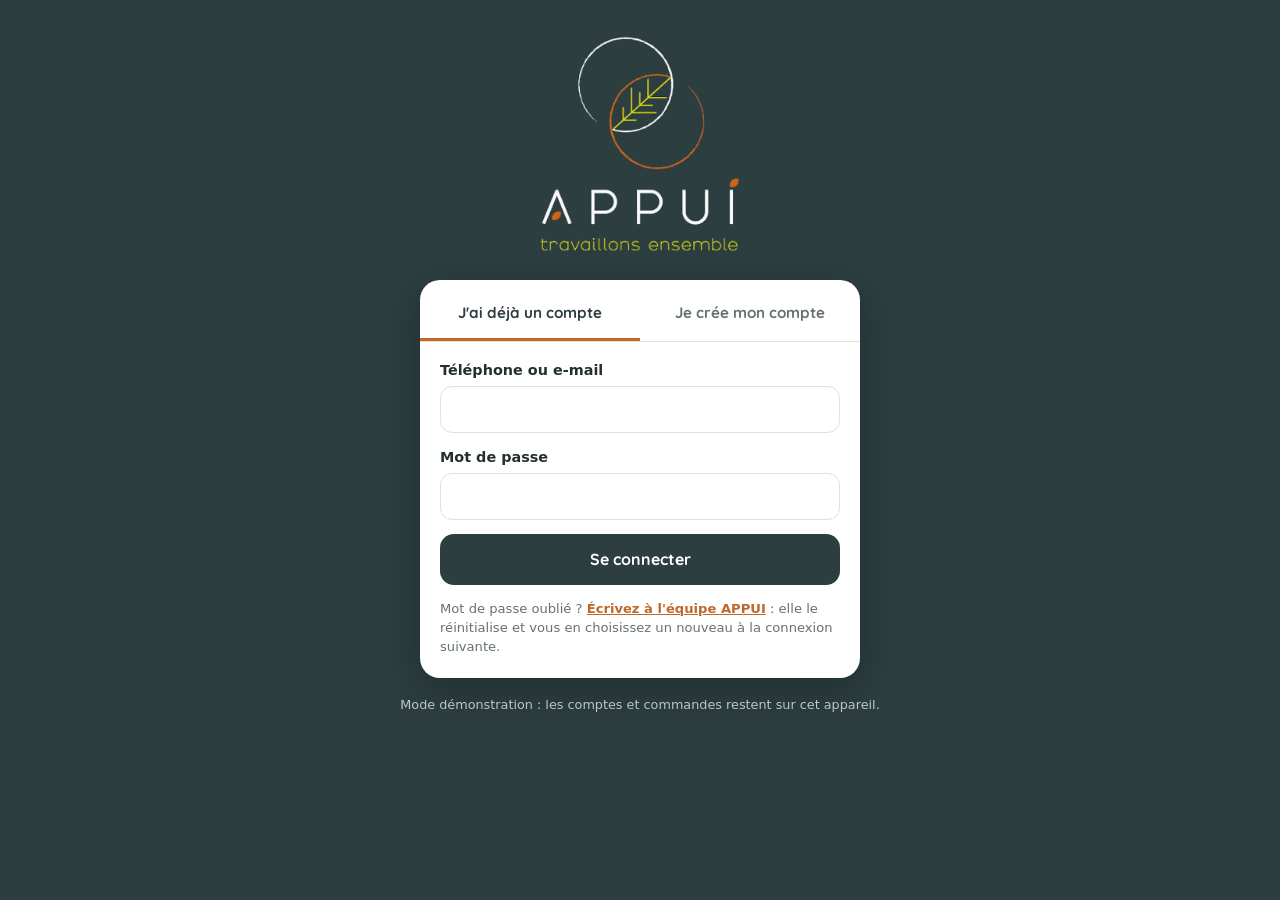
<file: index.html>
<!doctype html>
<html lang="fr">
<head>
  <meta charset="utf-8">
  <meta name="viewport" content="width=device-width, initial-scale=1, viewport-fit=cover">
  <title>APPUI – Catalogue</title>
  <meta name="description" content="Légumes et plants de fleurs du chantier d'insertion APPUI">
  <meta name="theme-color" content="#2c3e40">
  <link rel="manifest" href="manifest.webmanifest">
  <link rel="icon" href="icons/icon-192.png" type="image/png">
  <link rel="apple-touch-icon" href="icons/apple-touch-icon.png">
  <meta name="apple-mobile-web-app-capable" content="yes">
  <meta name="apple-mobile-web-app-status-bar-style" content="black-translucent">
  <meta name="apple-mobile-web-app-title" content="APPUI">
  <link rel="preconnect" href="https://fonts.googleapis.com">
  <link rel="preconnect" href="https://fonts.gstatic.com" crossorigin>
  <link href="https://fonts.googleapis.com/css2?family=Quicksand:wght@500;600;700&display=swap" rel="stylesheet">
  <link rel="stylesheet" href="css/style.css">
</head>
<body>

  <!-- ===== Écran d'identification ===== -->
  <section class="ecran-connexion" id="ecranConnexion" hidden>
    <img class="ecran-connexion__logo" src="icons/logo-appui.png" alt="APPUI – travaillons ensemble">
    <div class="carte-connexion">
      <div class="onglets" role="tablist">
        <button role="tab" class="onglet actif" data-onglet="connexion">J'ai déjà un compte</button>
        <button role="tab" class="onglet" data-onglet="inscription">Je crée mon compte</button>
      </div>

      <form id="formConnexion" class="formulaire">
        <label>Téléphone ou e-mail<input name="identifiant" required autocomplete="username"></label>
        <label>Mot de passe<input name="motDePasse" type="password" required autocomplete="current-password"></label>
        <button type="submit" class="btn-principal">Se connecter</button>
        <p class="aide">Mot de passe oublié ? <a class="lien-equipe" data-sujet="Mot de passe oublié">Écrivez à l'équipe APPUI</a> : elle le réinitialise et vous en choisissez un nouveau à la connexion suivante.</p>
      </form>

      <form id="formInscription" class="formulaire" hidden>
        <div class="deux-colonnes">
          <label>Prénom<input name="prenom" required autocomplete="given-name"></label>
          <label>Nom<input name="nom" required autocomplete="family-name"></label>
        </div>
        <label>Téléphone<input name="telephone" type="tel" required autocomplete="tel"></label>
        <label>E-mail <small>(pour recevoir le récapitulatif)</small><input name="email" type="email" autocomplete="email"></label>
        <label>Commune<input name="commune" autocomplete="address-level2"></label>
        <label>Mot de passe <small>(6 caractères minimum)</small><input name="motDePasse" type="password" required minlength="6" autocomplete="new-password"></label>
        <label class="case"><input type="checkbox" required> J'accepte qu'APPUI conserve ces informations pour traiter mes commandes.</label>
        <button type="submit" class="btn-principal">Créer mon compte</button>
      </form>
      <p class="message-erreur" id="erreurConnexion" hidden></p>
    </div>
    <p class="mode-demo" id="modeDemo" hidden>Mode démonstration : les comptes et commandes restent sur cet appareil.</p>
  </section>

  <!-- ===== Application ===== -->
  <div id="appli" hidden>
    <header class="entete">
      <div class="entete__ligne">
        <button class="btn-rond" id="btnRetour" hidden aria-label="Retour">←</button>
        <img class="entete__symbole" id="symbole" src="icons/symbole-appui.png" alt="">
        <div class="entete__titres">
          <h1 id="titre">APPUI</h1>
          <p id="sousTitre">travaillons ensemble</p>
        </div>
        <button class="btn-rond" id="btnCompte" aria-label="Mon compte">👤</button>
        <button class="btn-rond btn-panier" id="btnPanier" aria-label="Mon panier">🧺<span id="compteurPanier" hidden>0</span></button>
      </div>
      <div class="outils" id="outils" hidden>
        <input type="search" id="recherche" placeholder="Rechercher…" autocomplete="off">
      </div>
    </header>

    <main id="contenu"></main>

    <footer class="pied">
      <p id="infosRetrait"></p>
      <p id="contactPied"></p>
      <p><a class="lien-equipe" data-sujet="Question sur le catalogue">✉️ Une question ? Écrire à l'équipe</a></p>
      <p class="maj" id="dateMaj"></p>
    </footer>
  </div>

  <div class="bandeau-install" id="bandeauInstall" hidden>
    <span>📲 Installer l'appli APPUI sur votre téléphone</span>
    <button id="btnInstaller">Installer</button>
    <button class="fermer" id="btnFermerInstall" aria-label="Fermer">✕</button>
  </div>

  <!-- Panier -->
  <dialog id="dlgPanier">
    <div class="fenetre">
      <h2>Mon panier</h2>
      <div id="listePanier"></div>
      <label>Message pour l'équipe <small>(date de retrait souhaitée, question…)</small><textarea id="messagePanier" rows="3"></textarea></label>
      <p class="message-erreur" id="erreurPanier" hidden></p>
      <div class="actions">
        <button class="btn-principal" id="btnCommander">Envoyer ma commande</button>
        <button class="btn-secondaire" data-fermer>Continuer mes achats</button>
      </div>
    </div>
  </dialog>

  <!-- Confirmation -->
  <dialog id="dlgConfirmation">
    <div class="fenetre fenetre--centre">
      <div class="grand-icone">🌱</div>
      <h2>Merci pour votre commande !</h2>
      <p>Numéro : <b id="numeroCommande"></b></p>
      <p class="aide">L'équipe APPUI la prépare et vous recontacte pour le retrait. Le total est indicatif : le prix définitif est confirmé au retrait.</p>
      <div class="actions"><button class="btn-principal" data-fermer>Retour au catalogue</button></div>
    </div>
  </dialog>

  <!-- Compte -->
  <dialog id="dlgCompte">
    <div class="fenetre">
      <h2>Mon compte</h2>
      <div id="infosCompte"></div>
      <div class="actions">
        <button class="btn-secondaire" id="btnDeconnexion">Se déconnecter</button>
        <button class="btn-principal" data-fermer>Fermer</button>
      </div>
    </div>
  </dialog>

  <!-- Fiche détaillée d'une plante -->
  <dialog id="dlgFiche" class="dlg-fiche">
    <div id="ficheDetail"></div>
  </dialog>

  <!-- Choix de la quantité avant l'ajout au panier -->
  <dialog id="dlgQuantite" class="dlg-quantite">
    <div class="fenetre" id="choixQuantite"></div>
  </dialog>

  <!-- Confirmation d'ajout au panier -->
  <div class="toast" id="toast" role="status" aria-live="polite" hidden></div>

  <script src="js/config.js"></script>
  <script src="js/app.js"></script>
</body>
</html>
</file>
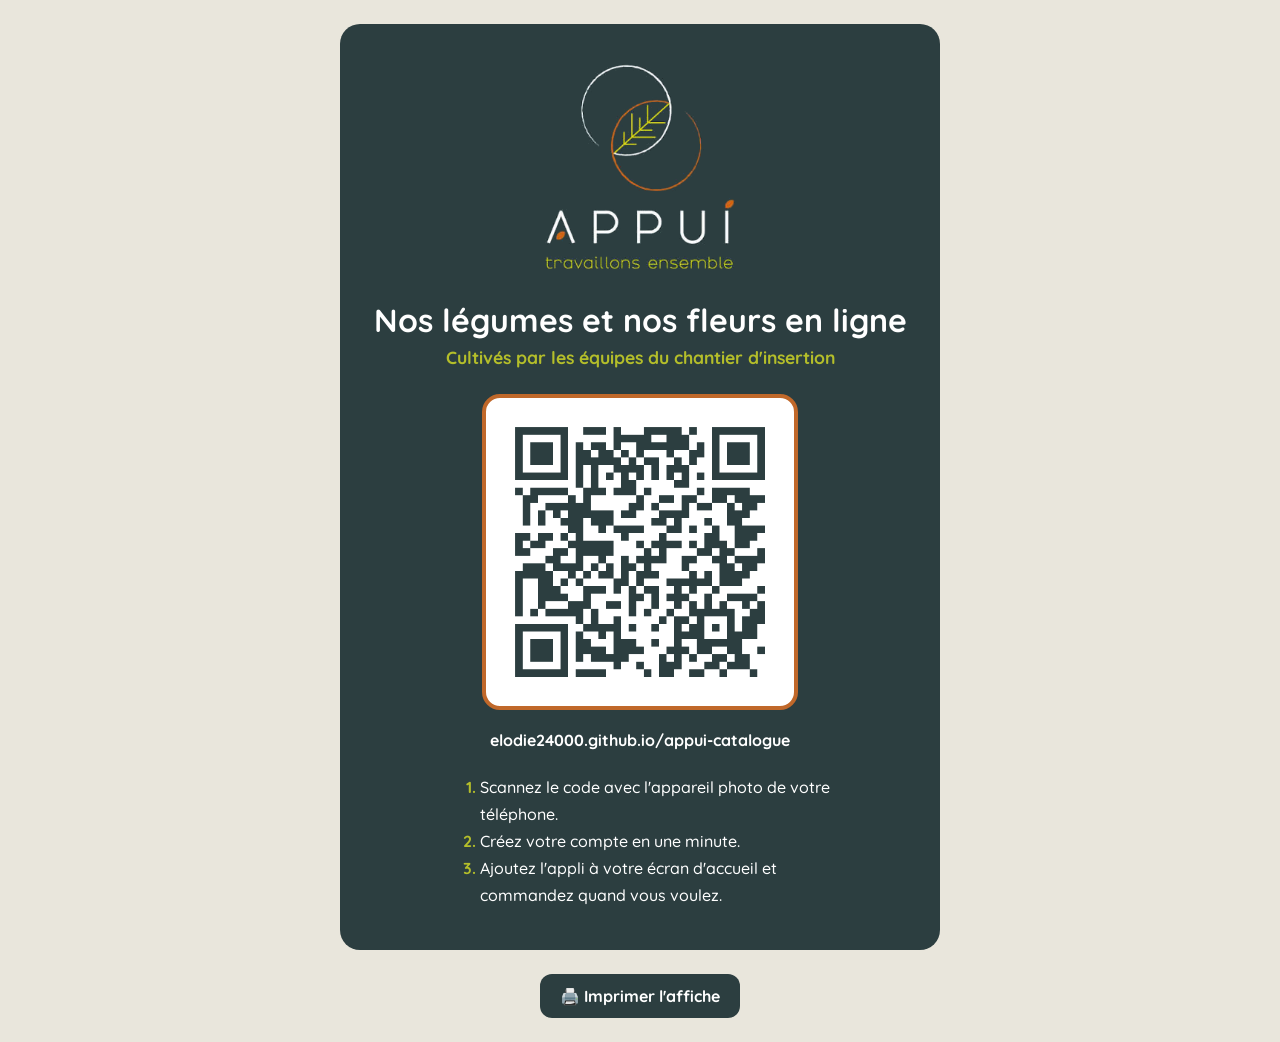
<file: affiche-qr.html>
<!doctype html>
<html lang="fr">
<head>
  <meta charset="utf-8">
  <meta name="viewport" content="width=device-width, initial-scale=1">
  <title>Affiche QR APPUI</title>
  <link href="https://fonts.googleapis.com/css2?family=Quicksand:wght@500;700&display=swap" rel="stylesheet">
  <style>
    :root { --ardoise: #2c3e40; --orange: #c0682a; --anis: #b4be2a; }
    * { box-sizing: border-box; }
    body { margin: 0; font-family: "Quicksand", system-ui, sans-serif; background: #e9e6dc; color: #fff;
      -webkit-print-color-adjust: exact; print-color-adjust: exact; }
    .affiche { max-width: 600px; margin: 24px auto; padding: 40px 28px; background: var(--ardoise);
      text-align: center; border-radius: 20px; }
    .logo { width: 190px; max-width: 55%; }
    h1 { margin: 26px 0 6px; font-size: 2rem; }
    .sous { margin: 0 0 26px; color: var(--anis); font-weight: 700; font-size: 1.1rem; }
    .cadre-qr { display: inline-block; background: #fff; padding: 14px; border-radius: 18px; border: 4px solid var(--orange); }
    .cadre-qr img { display: block; width: min(280px, 64vw); height: auto; }
    .lien { margin: 16px 0 0; font-weight: 700; word-break: break-all; }
    ol { text-align: left; max-width: 400px; margin: 24px auto 0; line-height: 1.7; font-weight: 500; }
    li::marker { color: var(--anis); font-weight: 700; }
    .imprimer { display: block; margin: 0 auto 24px; border: 0; border-radius: 12px; padding: 12px 20px;
      background: var(--ardoise); color: #fff; font: inherit; font-weight: 700; cursor: pointer; }
    @media print { body { background: #fff; } .imprimer { display: none; } .affiche { margin: 0 auto; } }
  </style>
</head>
<body>
  <div class="affiche">
    <img class="logo" src="icons/logo-appui.png" alt="APPUI – travaillons ensemble">
    <h1>Nos légumes et nos fleurs en ligne</h1>
    <p class="sous">Cultivés par les équipes du chantier d'insertion</p>
    <div class="cadre-qr"><img src="icons/qr-catalogue.png" alt="QR code du catalogue APPUI"></div>
    <p class="lien">elodie24000.github.io/appui-catalogue</p>
    <ol>
      <li>Scannez le code avec l'appareil photo de votre téléphone.</li>
      <li>Créez votre compte en une minute.</li>
      <li>Ajoutez l'appli à votre écran d'accueil et commandez quand vous voulez.</li>
    </ol>
  </div>
  <button class="imprimer" onclick="print()">🖨️ Imprimer l'affiche</button>
</body>
</html>
</file>
<file: css/style.css>
/* Charte APPUI : ardoise du logo, orange brûlé, vert anis, fond crème */
:root {
  --ardoise: #2c3e40;
  --ardoise-fonce: #1f2d2f;
  --ardoise-doux: #4c6164;
  --orange: #c0682a;
  --orange-clair: #f6e6d8;
  --anis: #b4be2a;
  --anis-texte: #6e7a12;
  --anis-clair: #eef0d2;
  --creme: #f5f3ec;
  --sable: #e6e1d3;
  --carte: #ffffff;
  --texte: #24302f;
  --doux: #66726f;
  --ok: #4f7d2a;
  --faible: #b0601f;
  --epuise: #9c3b2e;
  --accent: var(--ardoise);
  --accent-clair: #e3e8e6;
  --rayon: 16px;
  --titre: "Quicksand", system-ui, sans-serif;
  color-scheme: light;
}
body[data-theme="anis"] { --accent: #5f6b10; --accent-clair: var(--anis-clair); }
body[data-theme="orange"] { --accent: var(--orange); --accent-clair: var(--orange-clair); }

* { box-sizing: border-box; }
[hidden] { display: none !important; }
html { -webkit-text-size-adjust: 100%; }
body {
  margin: 0;
  font-family: system-ui, -apple-system, "Segoe UI", Roboto, sans-serif;
  background: var(--creme);
  color: var(--texte);
  line-height: 1.45;
}
h1, h2, h3, .onglet, .btn-principal, .puce { font-family: var(--titre); }
button, input, textarea { font: inherit; }
button { cursor: pointer; }
small { font-weight: 400; color: var(--doux); }

/* ===== Écran de connexion ===== */
.ecran-connexion {
  min-height: 100vh; min-height: 100dvh;
  background: var(--ardoise); color: #fff;
  display: flex; flex-direction: column; align-items: center;
  padding: calc(28px + env(safe-area-inset-top)) 16px 28px;
}
.ecran-connexion__logo { width: min(200px, 52vw); height: auto; margin: 8px 0 28px; }
.carte-connexion {
  width: 100%; max-width: 440px; background: var(--carte); color: var(--texte);
  border-radius: 20px; padding: 8px 20px 22px; box-shadow: 0 12px 40px rgba(0,0,0,.25);
}
.onglets { display: flex; border-bottom: 1px solid var(--sable); margin: 0 -20px 18px; }
.onglet {
  flex: 1; border: 0; background: none; padding: 14px 8px; font-weight: 700; color: var(--doux);
  border-bottom: 3px solid transparent; font-size: .95rem;
}
.onglet.actif { color: var(--ardoise); border-bottom-color: var(--orange); }
.formulaire { display: flex; flex-direction: column; gap: 14px; }
.formulaire label, .fenetre label { display: flex; flex-direction: column; gap: 5px; font-size: .9rem; font-weight: 600; }
.formulaire input, .fenetre textarea {
  border: 1.5px solid var(--sable); border-radius: 12px; padding: 12px; font-weight: 400; width: 100%;
  background: #fff; color: var(--texte);
}
.formulaire input:focus, .fenetre textarea:focus, #recherche:focus { outline: 2px solid var(--anis); outline-offset: 1px; }
.formulaire .case { flex-direction: row; align-items: flex-start; gap: 10px; font-weight: 400; font-size: .85rem; color: var(--doux); }
.formulaire .case input { width: auto; margin-top: 3px; accent-color: var(--ardoise); }
.deux-colonnes { display: grid; grid-template-columns: 1fr 1fr; gap: 10px; }
.mode-demo { font-size: .8rem; opacity: .7; text-align: center; margin-top: 18px; }

.btn-principal, .btn-secondaire {
  border: 0; border-radius: 14px; padding: 14px 18px; font-weight: 700; font-size: 1rem;
}
.btn-principal { background: var(--ardoise); color: #fff; }
.btn-principal:hover { background: var(--ardoise-fonce); }
.btn-principal:disabled { opacity: .45; cursor: not-allowed; }
.btn-secondaire { background: var(--accent-clair); color: var(--ardoise); }
.aide { margin: 0; font-size: .82rem; color: var(--doux); }
.message-erreur { margin: 14px 0 0; padding: 10px 12px; border-radius: 10px; background: #f7e3df; color: var(--epuise); font-size: .9rem; }

/* ===== En-tête ===== */
.entete {
  position: sticky; top: 0; z-index: 10;
  background: var(--ardoise); color: #fff;
  padding: calc(10px + env(safe-area-inset-top)) 16px 12px;
  box-shadow: 0 2px 10px rgba(0,0,0,.18);
}
.entete__ligne { display: flex; align-items: center; gap: 10px; max-width: 1100px; margin: 0 auto; }
.entete__symbole { width: 40px; height: 40px; object-fit: contain; }
.entete__titres { flex: 1; min-width: 0; }
.entete h1 { margin: 0; font-size: 1.25rem; font-weight: 700; letter-spacing: .02em; white-space: nowrap; overflow: hidden; text-overflow: ellipsis; }
.entete p { margin: 0; font-size: .8rem; color: var(--anis); font-family: var(--titre); font-weight: 600; }
.btn-rond {
  position: relative; flex: none; width: 44px; height: 44px; border-radius: 50%; border: 0;
  background: rgba(255,255,255,.12); color: #fff; font-size: 1.15rem;
}
#compteurPanier {
  position: absolute; top: -3px; right: -3px; min-width: 20px; height: 20px; padding: 0 5px;
  border-radius: 10px; background: var(--orange); color: #fff; font-size: .75rem; font-weight: 700; line-height: 20px;
}
.outils { max-width: 1100px; margin: 12px auto 0; display: flex; flex-direction: column; gap: 10px; }
#recherche { border: 0; border-radius: 12px; padding: 11px 14px; color: var(--texte); width: 100%; }

main { max-width: 1100px; margin: 0 auto; padding: 18px 16px; min-height: 60vh; }

/* ===== Accueil : deux grandes tuiles photo ===== */
.bonjour { font-family: var(--titre); font-size: 1.35rem; font-weight: 700; margin: 6px 0 0; color: var(--ardoise); }
.accueil__question { color: var(--doux); font-weight: 600; margin: 2px 0 16px; }
.univers { display: grid; gap: 14px; grid-template-columns: 1fr; }
@media (min-width: 720px) { .univers { grid-template-columns: 1fr 1fr; } }
.univers__tuile {
  position: relative; min-height: 230px; border-radius: 20px; overflow: hidden; text-decoration: none; color: #fff;
  display: flex; flex-direction: column; justify-content: flex-end; gap: 4px; padding: 20px;
  background-size: cover; background-position: center; box-shadow: 0 6px 18px rgba(44,62,64,.18);
  transition: transform .15s;
}
.univers__tuile:active { transform: scale(.985); }
.univers__nom { font-family: var(--titre); font-weight: 700; font-size: 1.7rem; line-height: 1.1; text-shadow: 0 2px 6px rgba(0,0,0,.5); }
.univers__texte { font-size: .92rem; max-width: 34ch; text-shadow: 0 1px 4px rgba(0,0,0,.6); }
.univers__nb { margin-top: 6px; align-self: flex-start; background: rgba(255,255,255,.92); color: var(--ardoise);
  font-weight: 700; font-size: .85rem; padding: 5px 12px; border-radius: 999px; }

/* ===== Catalogue : zone de choix ===== */
.choix { display: flex; flex-direction: column; gap: 10px; }
.tuile {
  position: relative; border: 0; border-radius: 16px; min-height: 96px; padding: 10px 12px; text-align: left; color: #fff;
  display: flex; flex-direction: column; justify-content: flex-end; background-size: cover; background-position: center;
  box-shadow: 0 3px 10px rgba(44,62,64,.15); transition: transform .15s, opacity .2s, filter .2s;
}
.tuile:active { transform: scale(.97); }
.tuile__nom { font-family: var(--titre); font-weight: 700; font-size: 1rem; line-height: 1.15; text-shadow: 0 1px 4px rgba(0,0,0,.6); }
.tuile__nb { font-size: .76rem; font-weight: 600; opacity: .95; text-shadow: 0 1px 3px rgba(0,0,0,.6); }
/* « Toute la liste » : grande tuile mise en avant */
.tuile--toutes { min-height: 132px; padding: 16px 18px; border-radius: 20px; }
.tuile--toutes .tuile__nom { font-size: 1.45rem; }
.tuile--toutes .tuile__nb { font-size: .86rem; }
.tuiles { display: grid; gap: 10px; grid-template-columns: repeat(var(--colonnes, 4), minmax(0, 1fr)); }
@media (max-width: 600px) {
  .tuiles { gap: 8px; }
  .tuiles .tuile { min-height: 92px; padding: 8px; border-radius: 14px; }
  .tuiles .tuile__nom { font-size: .84rem; hyphens: auto; }
  .tuiles[style*="--colonnes:4"] .tuile { padding: 7px 6px; }
  .tuiles[style*="--colonnes:4"] .tuile__nom { font-size: .7rem; letter-spacing: -.01em; }
  .tuiles .tuile__nb { font-size: .68rem; }
}
/* Une catégorie est choisie : elle ressort, les autres s'effacent un peu */
.choix--fait .tuile[aria-pressed="false"] { opacity: .62; filter: saturate(.7); }
.tuile[aria-pressed="true"] { box-shadow: 0 0 0 3px var(--creme), 0 0 0 6px var(--orange); }
.tuile[aria-pressed="true"]::after {
  content: "✓"; position: absolute; top: 7px; right: 7px; width: 24px; height: 24px; border-radius: 50%;
  background: var(--orange); color: #fff; display: grid; place-items: center; font-size: .8rem; font-weight: 700;
}

/* ===== Bandeau de la sélection : la séparation avant les plants ===== */
.selection {
  position: sticky; top: var(--haut-entete, 0px); z-index: 5;
  display: flex; align-items: center; gap: 12px; margin: 22px -16px 14px; padding: 10px 16px;
  background: var(--ardoise); color: #fff; box-shadow: 0 6px 14px rgba(31,45,47,.18);
  scroll-margin-top: var(--haut-entete, 0px);
}
@media (min-width: 720px) { .selection { margin-inline: 0; border-radius: 16px; } }
.selection__vignette { flex: none; width: 46px; height: 46px; border-radius: 50%; background-size: cover; background-position: center;
  border: 2px solid var(--anis); }
.selection__texte { flex: 1; min-width: 0; display: flex; flex-direction: column; }
.selection__texte small { color: var(--anis); font-weight: 700; font-size: .7rem; text-transform: uppercase; letter-spacing: .06em;
  white-space: nowrap; overflow: hidden; text-overflow: ellipsis; }
.selection__texte strong { font-family: var(--titre); font-size: 1.15rem; line-height: 1.15; white-space: nowrap; overflow: hidden; text-overflow: ellipsis; }
.selection__changer { flex: none; border: 0; background: var(--orange); color: #fff; font-weight: 700; font-size: .8rem;
  border-radius: 999px; padding: 7px 11px; }

/* ===== Fiches produits ===== */
.grille-produits { display: grid; gap: 14px; grid-template-columns: repeat(auto-fill, minmax(230px, 1fr)); }
@media (max-width: 600px) { .grille-produits { grid-template-columns: repeat(2, minmax(0, 1fr)); gap: 10px; } }
.fiche { background: var(--carte); border-radius: var(--rayon); overflow: hidden; display: flex; flex-direction: column;
  box-shadow: 0 1px 4px rgba(44,62,64,.1); min-width: 0; }
.fiche__photo { position: relative; aspect-ratio: 4/3; display: grid; place-items: center; overflow: hidden; }
.fiche__photo img { position: absolute; inset: 0; width: 100%; height: 100%; object-fit: cover; }
.fiche__lettre { font-family: var(--titre); font-weight: 700; font-size: 2.6rem; color: rgba(255,255,255,.6); }
.fiche__badge { position: absolute; top: 8px; left: 8px; background: #fff; color: var(--ardoise); font-size: .72rem;
  font-weight: 700; padding: 2px 9px; border-radius: 999px; }
.fiche__corps { padding: 10px 12px 12px; display: flex; flex-direction: column; gap: 6px; flex: 1; }
.fiche__surtitre { font-size: .7rem; text-transform: uppercase; letter-spacing: .08em; color: var(--doux); font-weight: 700; }
.fiche h3 { margin: 0; font-size: 1.05rem; line-height: 1.2; color: var(--ardoise); }
.fiche__desc { margin: 0; font-size: .85rem; color: var(--doux); }
.puces { display: flex; flex-wrap: wrap; gap: 5px; }
.puce { font-size: .72rem; font-weight: 700; padding: 2px 8px; border-radius: 999px; border: 1px solid var(--sable); color: var(--doux); }
.puce--mell { background: #f8ecd0; color: #8a5a08; border-color: transparent; }
.fiche__bas { display: flex; justify-content: space-between; align-items: center; gap: 6px; flex-wrap: wrap; }
/* Prix et bouton en bas de carte ; « Voir la fiche » toujours sur la dernière ligne,
   aligné d'une carte à l'autre quel que soit le nombre de variantes */
.fiche__pied { margin-top: auto; display: flex; flex-direction: column; gap: 6px; }
.fiche__action .quantite button.ajouter { width: 100%; }
.fiche__action .quantite { width: 100%; }
.fiche--epuisee { opacity: .62; }
.prix { font-weight: 700; font-size: 1.02rem; }
.varietes { list-style: none; margin: 4px 0 0; padding: 0; display: flex; flex-direction: column; gap: 6px; }
.varietes li { display: flex; align-items: center; justify-content: space-between; gap: 6px;
  border-top: 1px solid var(--sable); padding-top: 6px; }
.varietes li.epuise .varietes__nom { opacity: .55; }
.varietes__nom { display: flex; flex-direction: column; font-size: .88rem; font-weight: 600; min-width: 0; overflow-wrap: break-word; hyphens: auto; }
.varietes__nom small { font-weight: 600; color: var(--faible); }
.varietes .quantite { gap: 6px; flex: none; }
.varietes .quantite button { min-width: 34px; height: 34px; font-size: 1rem; }
.varietes .quantite button.ajouter { padding: 0 10px; font-size: .82rem; }
.credits { margin-top: 26px; color: var(--doux); font-size: .8rem; border-top: 1px solid var(--sable); padding-top: 12px; }
.credits summary { cursor: pointer; font-weight: 700; }
.credits ul { margin: 8px 0 0; padding-left: 18px; }
.credits a { color: inherit; }

.stock { font-size: .76rem; font-weight: 700; padding: 3px 10px; border-radius: 999px; white-space: nowrap; }
.stock--ok { background: #e7efdb; color: var(--ok); }
.stock--faible { background: var(--orange-clair); color: var(--faible); }
.stock--epuise { background: #f3e1dd; color: var(--epuise); }
.quantite { display: flex; align-items: center; gap: 10px; }
.quantite button {
  border: 0; background: var(--ardoise); color: #fff; border-radius: 12px;
  min-width: 42px; height: 42px; font-size: 1.15rem; font-weight: 700;
}
.quantite button.ajouter { flex: 1; font-size: .95rem; font-family: var(--titre); }
.quantite span, .quantite b { min-width: 24px; text-align: center; font-weight: 700; }

/* ===== Fenêtres ===== */
dialog {
  border: 0; border-radius: 20px; padding: 0; width: min(520px, calc(100vw - 32px));
  max-height: calc(100dvh - 40px); color: var(--texte); background: var(--carte);
}
dialog::backdrop { background: rgba(31,45,47,.6); }
.fenetre { padding: 22px 20px; display: flex; flex-direction: column; gap: 14px; }
.fenetre--centre { text-align: center; align-items: center; }
.fenetre h2 { margin: 0; color: var(--ardoise); }
.fenetre p { margin: 0; }
.grand-icone { font-size: 3rem; }
.actions { display: flex; flex-direction: column; gap: 10px; width: 100%; }
.lignes-panier { list-style: none; margin: 0; padding: 0; }
.lignes-panier li {
  display: flex; justify-content: space-between; align-items: center; gap: 10px;
  padding: 10px 0; border-bottom: 1px solid var(--sable);
}
.ligne__nom { display: flex; flex-direction: column; }
.ligne__nom em { color: var(--doux); }
.lignes-panier .quantite button { min-width: 36px; height: 36px; }
.total { text-align: right; font-size: 1.05rem; }
.compte { display: grid; grid-template-columns: auto 1fr; gap: 6px 14px; margin: 0; }
.compte dt { color: var(--doux); }
.compte dd { margin: 0; font-weight: 600; }

/* ===== Bandeau d'installation ===== */
.bandeau-install {
  position: fixed; left: 16px; right: 16px; bottom: calc(16px + env(safe-area-inset-bottom)); z-index: 20;
  max-width: 520px; margin: 0 auto; background: var(--ardoise-fonce); color: #fff;
  border-radius: 14px; padding: 10px 12px; display: flex; align-items: center; gap: 10px;
  box-shadow: 0 6px 20px rgba(0,0,0,.3);
}
.bandeau-install span { flex: 1; font-size: .92rem; }
.bandeau-install button { border: 0; border-radius: 10px; padding: 8px 12px; background: var(--anis); color: var(--ardoise-fonce); font-weight: 700; }
.bandeau-install .fermer { background: transparent; color: #fff; }

.pied { text-align: center; color: var(--doux); font-size: .85rem; padding: 16px 16px calc(80px + env(safe-area-inset-bottom)); }
.pied p { margin: 4px 0; }
.lien-equipe { color: var(--orange); font-weight: 600; }
.chargement, .vide, .erreur { text-align: center; color: var(--doux); padding: 40px 0; }
.erreur { color: var(--epuise); }

/* ===== Fiche cliquable et pastilles de couleur ===== */
button.fiche__photo { border: 0; padding: 0; width: 100%; cursor: pointer; font: inherit; }
h3.fiche__ouvrir { cursor: pointer; }
.fiche__nbvar { position: absolute; right: 8px; bottom: 8px; background: rgba(31,45,47,.82); color: #fff;
  font-size: .7rem; font-weight: 700; padding: 2px 8px; border-radius: 999px; }
.fiche__voir { margin-top: auto; border: 1.5px solid var(--orange); background: #fff; color: var(--orange); font-weight: 700;
  font-size: .85rem; padding: 7px 10px; border-radius: 999px; text-align: center; cursor: pointer; font-family: var(--titre); }
.fiche__voir:hover { background: var(--orange); color: #fff; }
.fiche__pied + .fiche__voir { margin-top: 0; }
.pastille { display: inline-block; width: 12px; height: 12px; border-radius: 50%; margin-right: 6px; vertical-align: -1px;
  box-shadow: inset 0 0 0 1px rgba(0,0,0,.18); flex: none; }
.pastille--vide { background: transparent; box-shadow: inset 0 0 0 1.5px var(--sable); }
.pastille--melange { background: conic-gradient(#e8679c, #f2c31b, #ee8a2a, #7b3fa0, #3f6fd1, #e8679c); }

/* ===== Fiche détaillée ===== */
.dlg-fiche { width: min(560px, calc(100vw - 24px)); max-height: calc(100dvh - 24px); overflow: auto; }
.detail__photo { position: relative; aspect-ratio: 4/3; overflow: hidden; }
.detail__photo img { width: 100%; height: 100%; object-fit: cover; display: block; }
.detail__fermer { position: absolute; top: 10px; right: 10px; width: 38px; height: 38px; border-radius: 50%; border: 0;
  background: rgba(255,255,255,.92); color: var(--ardoise); font-size: 1.1rem; font-weight: 700; cursor: pointer; }
.detail__corps { padding: 16px 18px 20px; display: flex; flex-direction: column; gap: 10px; }
.detail__corps h2 { margin: 0; font-size: 1.5rem; color: var(--ardoise); }
.detail__latin { margin: -6px 0 0; font-style: italic; color: var(--doux); }
.detail__titre-section { margin: 4px 0 0; font-size: .75rem; font-weight: 700; text-transform: uppercase; letter-spacing: .06em; color: var(--doux); }
.detail__variantes { display: flex; flex-wrap: wrap; gap: 6px; }
.variante { border: 1.5px solid var(--sable); background: #fff; border-radius: 999px; padding: 7px 12px; font: inherit;
  font-size: .88rem; font-weight: 600; color: var(--texte); cursor: pointer; display: inline-flex; align-items: center; }
.variante.actif { border-color: var(--orange); background: var(--orange-clair); }
.variante.epuise { opacity: .5; text-decoration: line-through; }
.detail__achat { display: flex; align-items: center; justify-content: space-between; gap: 10px; flex-wrap: wrap;
  background: var(--creme); border-radius: 14px; padding: 10px 12px; }
.detail__achat > div { display: flex; flex-direction: column; gap: 2px; }
.detail__achat .stock { align-self: flex-start; }
.detail__infos { display: grid; grid-template-columns: 1fr 1fr; gap: 8px 14px; margin: 4px 0 0; }
.detail__infos dt { font-size: .72rem; font-weight: 700; text-transform: uppercase; letter-spacing: .05em; color: var(--doux); }
.detail__infos dd { margin: 0; font-weight: 600; }
.detail__desc { margin: 0; color: var(--texte); }
.detail__source { margin: 0; font-size: .75rem; color: var(--doux); }
.detail__photo { display: grid; place-items: center; }
.detail__sansphoto { color: rgba(255,255,255,.9); font-family: var(--titre); font-weight: 700; font-size: 1rem;
  background: rgba(31,45,47,.35); padding: 6px 14px; border-radius: 999px; }

/* ===== Choix de la quantité et confirmation d'ajout ===== */
.quantite button.ajouter--fait { background: #fff; color: var(--ardoise); box-shadow: inset 0 0 0 2px var(--ardoise); }
.varietes .ajouter__suite { display: none; }
.dlg-quantite { width: min(420px, calc(100vw - 24px)); }
.choix__plante { margin: 0 0 14px; display: flex; flex-direction: column; gap: 2px; font-size: 1.05rem; }
.choix__plante small { color: var(--doux); font-size: .85rem; }
.choix__compteur { display: flex; align-items: center; justify-content: center; gap: 22px; margin: 6px 0 10px; }
.choix__compteur button { width: 56px; height: 56px; border-radius: 50%; border: 0; background: var(--ardoise); color: #fff;
  font-size: 1.7rem; font-weight: 700; cursor: pointer; }
.choix__compteur button:disabled { opacity: .3; cursor: default; }
.choix__compteur output { min-width: 56px; text-align: center; font-family: var(--titre); font-size: 2.2rem; font-weight: 700; }
.choix__total { text-align: center; margin: 0 0 14px; color: var(--doux); }
.choix__total b { color: var(--ardoise); }
.toast { position: fixed; left: 50%; bottom: max(16px, env(safe-area-inset-bottom)); transform: translateX(-50%);
  z-index: 50; width: min(520px, calc(100vw - 32px)); display: flex; align-items: center; gap: 12px; justify-content: space-between;
  background: var(--ardoise); color: #fff; padding: 12px 14px 12px 16px; border-radius: 14px;
  box-shadow: 0 10px 30px rgba(31,45,47,.35); font-weight: 600; }
.toast[hidden] { display: none; }
.toast button { border: 0; background: var(--anis, #b4be2a); color: var(--ardoise); font-weight: 700; padding: 8px 12px;
  border-radius: 999px; cursor: pointer; white-space: nowrap; font-family: var(--titre); }
.toast--sort { animation: toast-entree .25s ease-out; }
@keyframes toast-entree { from { opacity: 0; transform: translate(-50%, 12px); } }
.btn-panier--rebond { animation: rebond .45s ease; }
@keyframes rebond { 30% { transform: scale(1.18); } 60% { transform: scale(.95); } }
@media (prefers-reduced-motion: reduce) { .toast--sort, .btn-panier--rebond { animation: none; } }

/* Variantes d'une carte : le nom se touche pour voir la photo */
.varietes button.varietes__nom { border: 0; background: none; padding: 4px 6px; margin: 0 0 0 -6px; text-align: left; cursor: pointer;
  font: inherit; color: inherit; border-radius: 8px; flex: 1; }
.varietes li.varietes--active button.varietes__nom { background: var(--anis-clair); }
.fiche__photo img[hidden] { display: none; }
/* Dans la liste des variantes, bouton d'ajout réduit à « + » pour laisser la place au nom */
.varietes .ajouter__mot { display: none; }
.varietes .quantite button.ajouter { min-width: 40px; padding: 0 10px; font-size: 1.15rem; }
.varietes .quantite button.ajouter--fait { font-size: .85rem; }

/* ===== Cartes : une ligne par variante (ou taille), même présentation pour toutes ===== */
.fiche__corps { padding: 12px 12px 12px; gap: 8px; }
.fiche h3 { font-size: 1.08rem; }
.fiche__sous { margin: -4px 0 0; font-size: .82rem; color: var(--doux); line-height: 1.3; overflow-wrap: break-word; hyphens: auto; }
/* « Mellifère » sous « Vivaces » ou « Annuelles », dans le même style (fond blanc arrondi) */
.fiche__mell { position: absolute; top: 34px; left: 8px; background: #fff; color: var(--ardoise); font-size: .72rem; font-weight: 700;
  padding: 2px 9px; border-radius: 999px; }
.offres { list-style: none; margin: auto 0 0; padding: 0; display: flex; flex-direction: column; gap: 6px; }
.offre { display: flex; align-items: center; gap: 8px; background: var(--creme); border: 1.5px solid transparent;
  border-radius: 12px; padding: 6px 6px 6px 10px; min-height: 52px; }
.offre--active { background: var(--anis-clair); border-color: var(--anis); }
.offre.epuise .offre__texte { opacity: .55; }
.offre__texte { flex: 1; min-width: 0; display: flex; flex-direction: column; gap: 1px; text-align: left;
  border: 0; background: none; padding: 0; font: inherit; color: inherit; }
button.offre__texte { cursor: pointer; }
.offre__nom { font-size: .9rem; font-weight: 600; line-height: 1.25; overflow-wrap: break-word; hyphens: auto; }
.offre__texte small { font-size: .78rem; color: var(--doux); }
.offre__prix { color: var(--orange); font-weight: 700; font-size: .9rem; }
.offre__texte > .offre__prix { font-size: 1.1rem; color: var(--ardoise); }
.offre__alerte { font-style: normal; color: var(--faible); font-weight: 700; }
.offre .quantite { flex: none; gap: 0; }
.offre .quantite button { min-width: 40px; height: 40px; border-radius: 50%; padding: 0; font-size: 1.3rem; line-height: 1; }
.offre .quantite button.ajouter { flex: none; }
.offre .quantite button.ajouter--fait { border-radius: 999px; padding: 0 10px; font-size: .85rem; }
.offre .ajouter__mot, .offre .ajouter__suite { display: none; }
.offre .stock { font-size: .7rem; padding: 3px 8px; }
.fiche__voir { margin-top: 2px; }
@media (max-width: 600px) {
  .fiche__corps { padding: 10px; }
  .offre { padding-left: 8px; }
}
</file>
